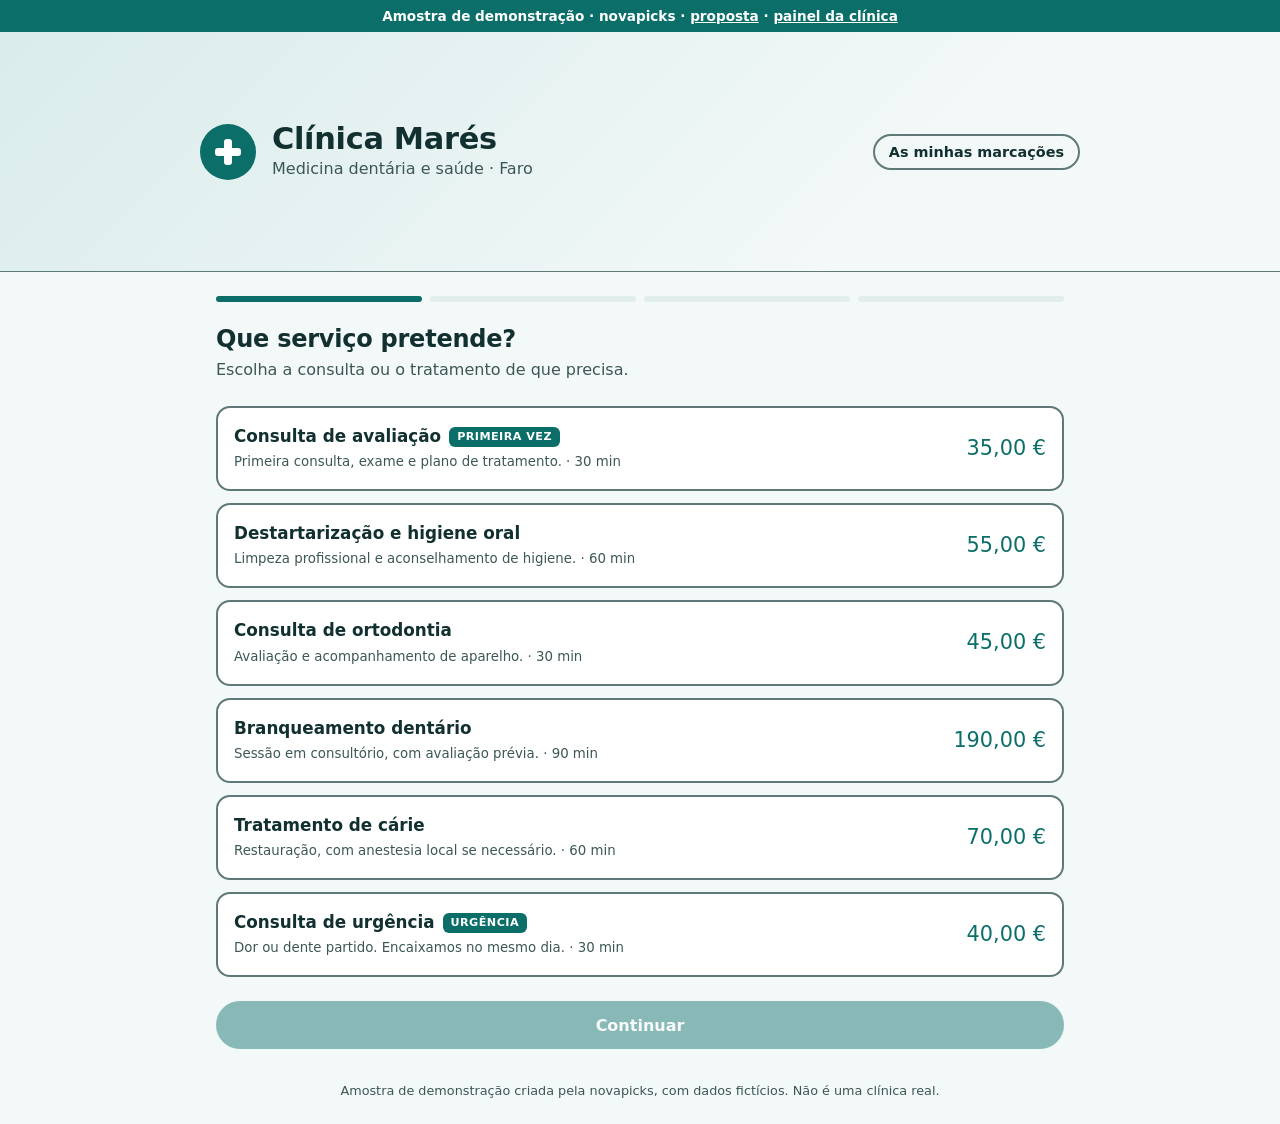
<file: index.html>
<!doctype html>
<html lang="pt-PT">
<head>
<meta charset="utf-8">
<meta name="viewport" content="width=device-width, initial-scale=1">
<meta name="description" content="Marque a sua consulta online na Clínica Marés.">
<meta name="theme-color" content="#0b6e69">
<title>Clínica Marés · Marque a sua consulta</title>
<link rel="stylesheet" href="css/estilo.css">
</head>
<body>
<a class="pular" href="#passo">Saltar para a marcação</a>
<div class="selo-demo">Amostra de demonstração · novapicks · <a href="apresentacao.html">proposta</a> · <a href="painel.html" target="_blank" rel="noopener">painel da clínica</a></div>
<header class="topo"><div class="topo-int">
  <div class="cruz" aria-hidden="true"></div>
  <div><h1 id="nome-casa"></h1><p id="slogan"></p></div>
  <a class="btn btn-contorno btn-pequeno fim" href="minha-reserva.html">As minhas marcações</a>
</div></header>
<main>
  <ol class="passos" id="passos" aria-label="Etapas da marcação"></ol>
  <section id="passo" tabindex="-1" aria-live="polite"></section>
</main>
<p class="nota-ia">Amostra de demonstração criada pela novapicks, com dados fictícios. Não é uma clínica real.</p>
<script src="js/dados.js"></script>
<script src="js/agenda.js"></script>
<script src="js/app.js"></script>
</body>
</html>
</file>
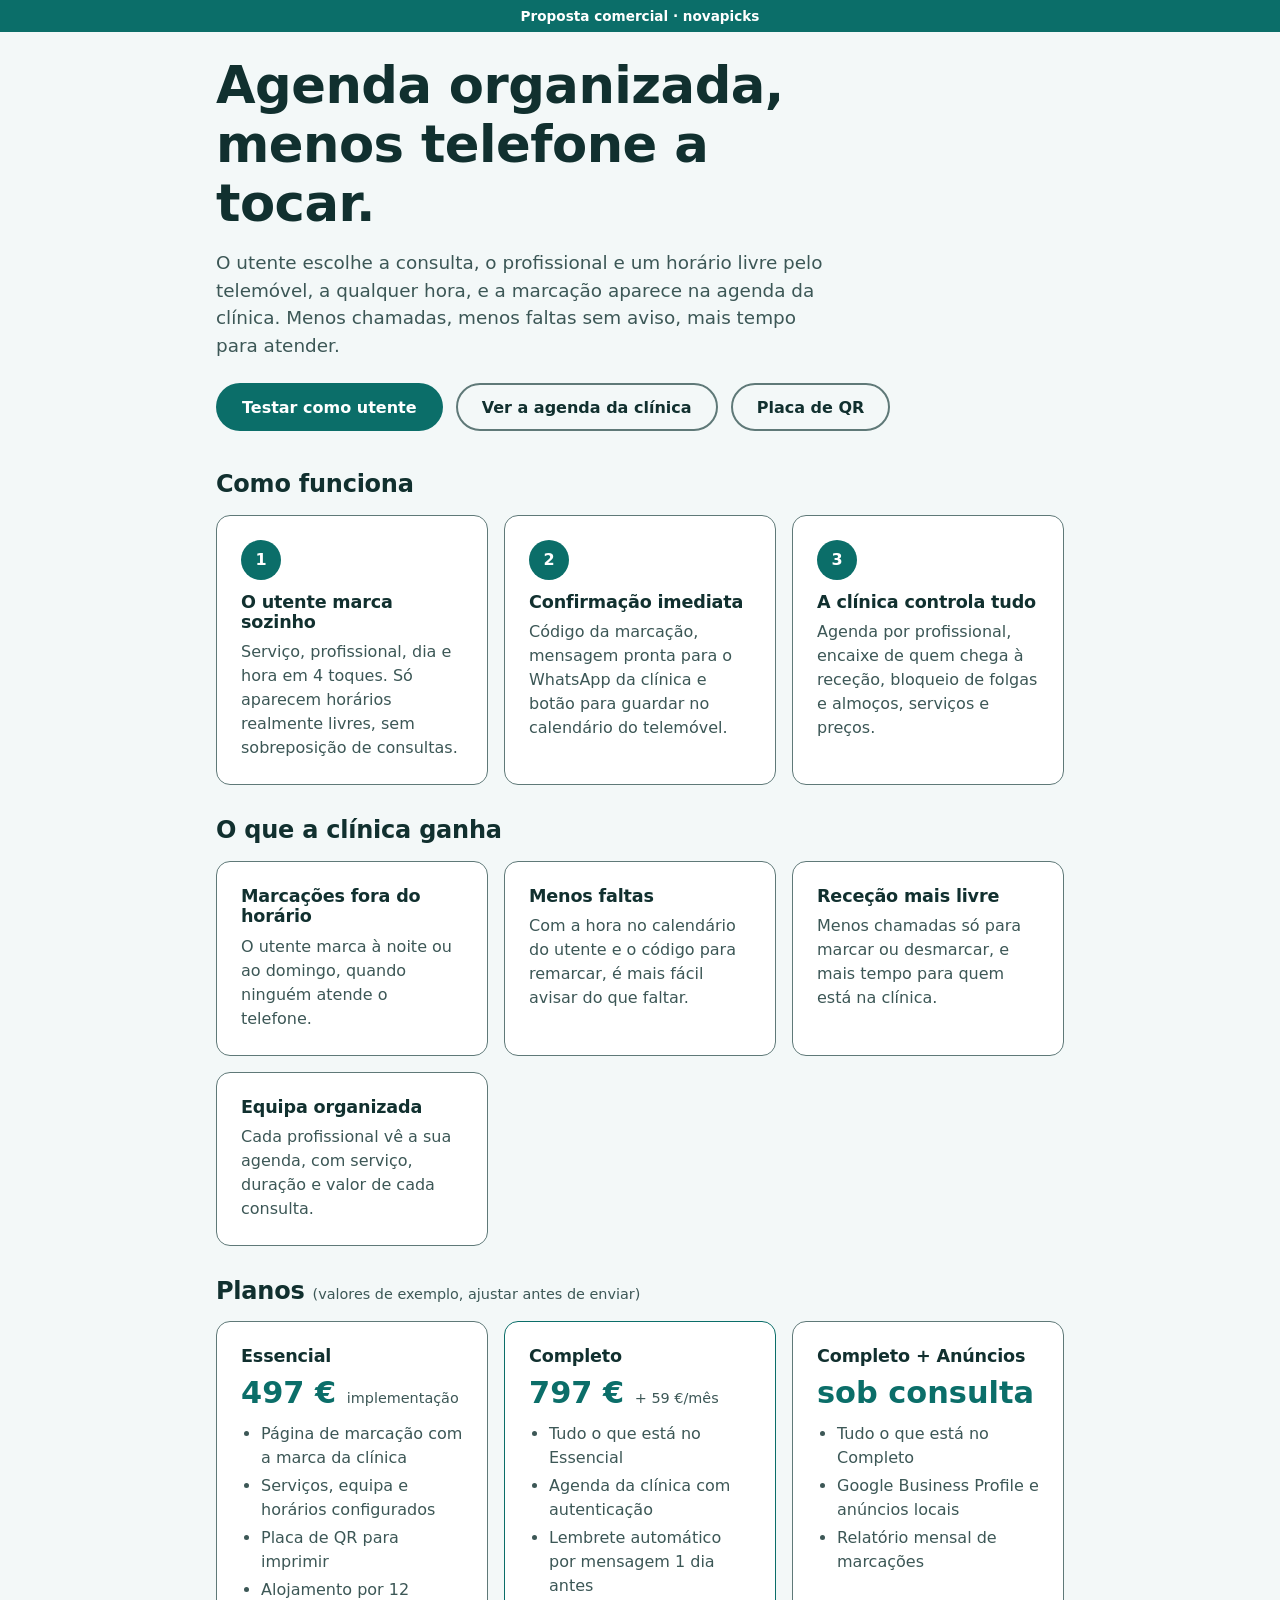
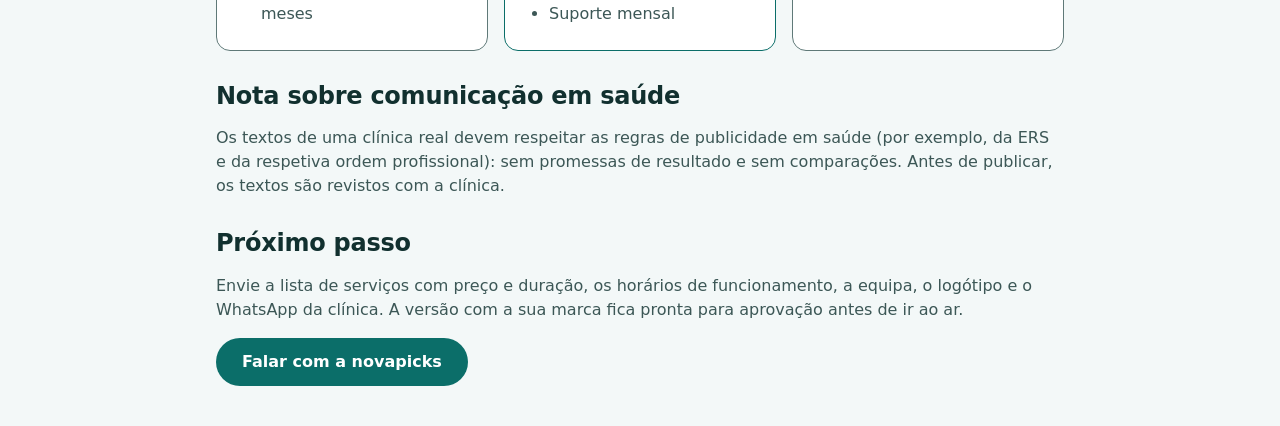
<file: apresentacao.html>
<!doctype html>
<html lang="pt-PT">
<head>
<meta charset="utf-8">
<meta name="viewport" content="width=device-width, initial-scale=1">
<meta name="description" content="Proposta: marcação de consultas online para clínicas.">
<title>Marcação de consultas online para clínicas · Proposta novapicks</title>
<link rel="stylesheet" href="css/estilo.css">
</head>
<body>
<div class="selo-demo">Proposta comercial · novapicks</div>
<main class="proposta">
  <header class="hero">
    <h1>Agenda organizada, menos telefone a tocar.</h1>
    <p>O utente escolhe a consulta, o profissional e um horário livre pelo telemóvel, a qualquer hora, e a marcação aparece na agenda da clínica. Menos chamadas, menos faltas sem aviso, mais tempo para atender.</p>
    <a class="btn btn-primario" href="index.html">Testar como utente</a>
    <a class="btn btn-contorno" href="painel.html" target="_blank" rel="noopener">Ver a agenda da clínica</a>
    <a class="btn btn-contorno" href="qr.html">Placa de QR</a>
  </header>

  <section aria-labelledby="como">
    <h2 id="como">Como funciona</h2>
    <div class="cartoes">
      <div class="cartao"><span class="num">1</span><h3>O utente marca sozinho</h3><p>Serviço, profissional, dia e hora em 4 toques. Só aparecem horários realmente livres, sem sobreposição de consultas.</p></div>
      <div class="cartao"><span class="num">2</span><h3>Confirmação imediata</h3><p>Código da marcação, mensagem pronta para o WhatsApp da clínica e botão para guardar no calendário do telemóvel.</p></div>
      <div class="cartao"><span class="num">3</span><h3>A clínica controla tudo</h3><p>Agenda por profissional, encaixe de quem chega à receção, bloqueio de folgas e almoços, serviços e preços.</p></div>
    </div>
  </section>

  <section aria-labelledby="ganhos">
    <h2 id="ganhos">O que a clínica ganha</h2>
    <div class="cartoes">
      <div class="cartao"><h3>Marcações fora do horário</h3><p>O utente marca à noite ou ao domingo, quando ninguém atende o telefone.</p></div>
      <div class="cartao"><h3>Menos faltas</h3><p>Com a hora no calendário do utente e o código para remarcar, é mais fácil avisar do que faltar.</p></div>
      <div class="cartao"><h3>Receção mais livre</h3><p>Menos chamadas só para marcar ou desmarcar, e mais tempo para quem está na clínica.</p></div>
      <div class="cartao"><h3>Equipa organizada</h3><p>Cada profissional vê a sua agenda, com serviço, duração e valor de cada consulta.</p></div>
    </div>
  </section>

  <section aria-labelledby="planos">
    <h2 id="planos">Planos <small style="font:400 .9rem var(--fonte);color:var(--texto-suave);text-transform:none;letter-spacing:0">(valores de exemplo, ajustar antes de enviar)</small></h2>
    <div class="cartoes">
      <div class="cartao"><h3>Essencial</h3><div class="valor">497 € <small>implementação</small></div><ul><li>Página de marcação com a marca da clínica</li><li>Serviços, equipa e horários configurados</li><li>Placa de QR para imprimir</li><li>Alojamento por 12 meses</li></ul></div>
      <div class="cartao destaque"><h3>Completo</h3><div class="valor">797 € <small>+ 59 €/mês</small></div><ul><li>Tudo o que está no Essencial</li><li>Agenda da clínica com autenticação</li><li>Lembrete automático por mensagem 1 dia antes</li><li>Suporte mensal</li></ul></div>
      <div class="cartao"><h3>Completo + Anúncios</h3><div class="valor">sob consulta</div><ul><li>Tudo o que está no Completo</li><li>Google Business Profile e anúncios locais</li><li>Relatório mensal de marcações</li></ul></div>
    </div>
  </section>

  <section aria-labelledby="aviso">
    <h2 id="aviso">Nota sobre comunicação em saúde</h2>
    <p style="color:var(--texto-suave)">Os textos de uma clínica real devem respeitar as regras de publicidade em saúde (por exemplo, da ERS e da respetiva ordem profissional): sem promessas de resultado e sem comparações. Antes de publicar, os textos são revistos com a clínica.</p>
  </section>

  <section aria-labelledby="proximo">
    <h2 id="proximo">Próximo passo</h2>
    <p style="color:var(--texto-suave)">Envie a lista de serviços com preço e duração, os horários de funcionamento, a equipa, o logótipo e o WhatsApp da clínica. A versão com a sua marca fica pronta para aprovação antes de ir ao ar.</p>
    <a class="btn btn-primario" href="https://novapicks.website">Falar com a novapicks</a>
  </section>
</main>
</body>
</html>
</file>
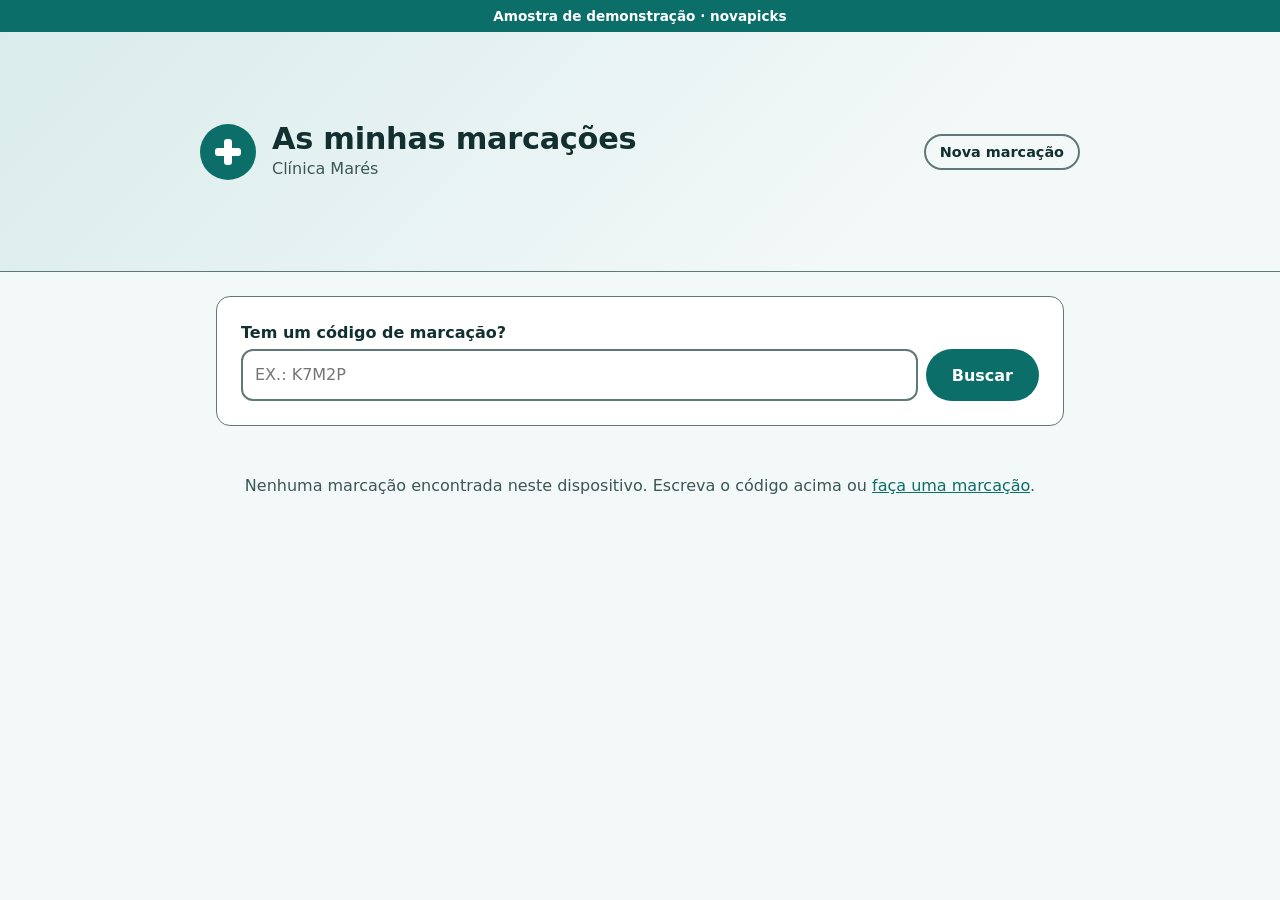
<file: minha-reserva.html>
<!doctype html>
<html lang="pt-PT">
<head>
<meta charset="utf-8">
<meta name="viewport" content="width=device-width, initial-scale=1">
<title>As minhas marcações · Clínica Marés</title>
<link rel="stylesheet" href="css/estilo.css">
</head>
<body>
<div class="selo-demo">Amostra de demonstração · novapicks</div>
<header class="topo"><div class="topo-int"><div class="cruz" aria-hidden="true"></div><div><h1>As minhas marcações</h1><p id="slogan"></p></div><a class="btn btn-contorno btn-pequeno fim" href="index.html">Nova marcação</a></div></header>
<main>
  <form id="busca" class="caixa" novalidate>
    <label for="cod" style="margin-top:0">Tem um código de marcação?</label>
    <div style="display:flex;gap:8px"><input type="text" id="cod" maxlength="5" autocapitalize="characters" autocomplete="off" placeholder="Ex.: K7M2P" style="text-transform:uppercase"><button class="btn btn-primario" type="submit" style="flex:none">Buscar</button></div>
    <p class="erro" id="erro" role="alert" hidden></p>
  </form>
  <div id="lista" aria-live="polite"></div>
</main>
<script src="js/dados.js"></script>
<script src="js/agenda.js"></script>
<script>
(function () {
  "use strict";
  var A = Agenda, C = A.C, $ = function (s) { return document.querySelector(s); };
  function esc(t) { return String(t).replace(/[&<>"']/g, function (c) { return { "&": "&amp;", "<": "&lt;", ">": "&gt;", '"': "&quot;", "'": "&#39;" }[c]; }); }
  $("#slogan").textContent = C.nome;
  var ROT = { agendado: "Marcada", concluido: "Concluída", cancelado: "Cancelada", faltou: "Não compareceu" };
  var mostrar = [], codBuscado = new URLSearchParams(location.search).get("c");

  function carregar() {
    var l = A.meus();
    if (codBuscado) { var a = A.porCodigo(codBuscado); if (a && !l.some(function (x) { return x.id === a.id; })) l.push(a); }
    mostrar = l.sort(function (x, y) { return (y.data + y.hora).localeCompare(x.data + x.hora); });
    desenhar();
  }
  function desenhar() {
    $("#lista").innerHTML = mostrar.length ? mostrar.map(function (a) {
      var ativo = a.status === "agendado", futuro = (a.data + " " + a.hora) >= (A.dstr(new Date()) + " " + A.hm(new Date().getHours() * 60 + new Date().getMinutes()));
      return '<article class="caixa"><div class="resumo" style="margin:0 0 var(--e2)"><div><span>Código</span><b>' + a.cod + '</b></div><div><span>Serviço</span><b>' + esc(a.servNome) + "</b></div><div><span>Profissional</span><b>" + esc(A.prof(a.profId).nome) +
        "</b></div><div><span>Quando</span><b>" + A.dataLonga(a.data) + " às " + a.hora + "</b></div><div><span>Situação</span><b>" + ROT[a.status] + (a.motivo === "remarcado" ? " (remarcado)" : "") + "</b></div></div>" +
        (ativo && futuro ? '<div class="acoes" style="margin:0"><a class="btn btn-contorno" href="index.html?remarcar=' + a.cod + '">Remarcar</a><button class="btn btn-contorno" data-cancelar="' + a.id + '">Cancelar marcação</button></div>' : "") + "</article>";
    }).join("") : '<p class="vazio">Nenhuma marcação encontrada neste dispositivo. Escreva o código acima ou <a href="index.html" style="color:var(--cobre)">faça uma marcação</a>.</p>';
  }
  $("#busca").addEventListener("submit", function (e) {
    e.preventDefault();
    var a = A.porCodigo($("#cod").value.trim()), er = $("#erro");
    if (!a) { er.textContent = "Código não encontrado."; er.hidden = false; return; }
    er.hidden = true; codBuscado = a.cod; A.lembrar(a.cod); carregar();
  });
  document.addEventListener("click", function (e) {
    var b = e.target.closest("[data-cancelar]"); if (!b) return;
    if (confirm("Cancelar esta marcação?")) { A.mudar(Number(b.dataset.cancelar), { status: "cancelado" }); carregar(); }
  });
  carregar();
})();
</script>
</body>
</html>
</file>
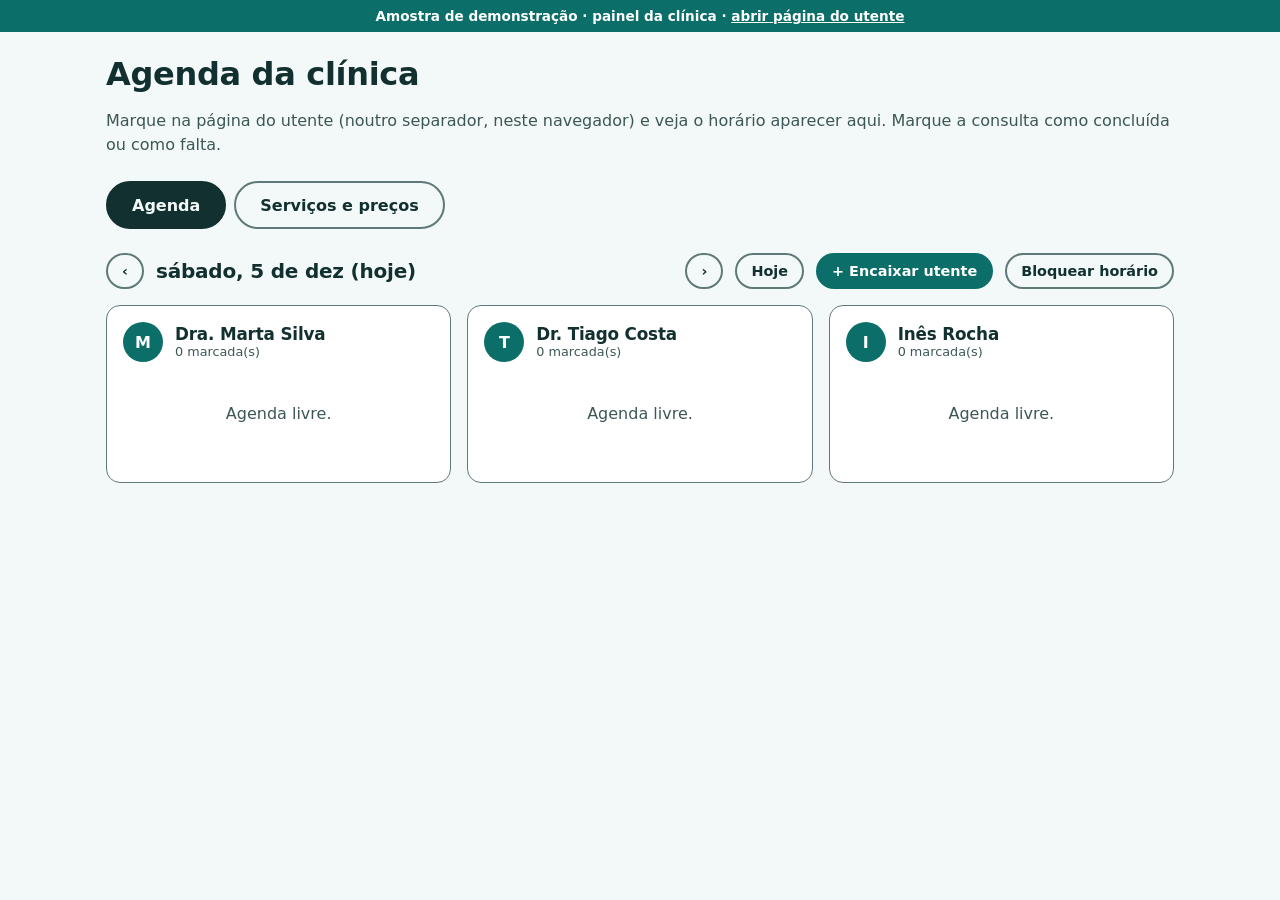
<file: painel.html>
<!doctype html>
<html lang="pt-PT">
<head>
<meta charset="utf-8">
<meta name="viewport" content="width=device-width, initial-scale=1">
<title>Painel da clínica · Clínica Marés</title>
<link rel="stylesheet" href="css/estilo.css">
</head>
<body>
<div class="selo-demo">Amostra de demonstração · painel da clínica · <a href="index.html" target="_blank" rel="noopener">abrir página do utente</a></div>
<main style="max-width:1100px">
  <h1>Agenda da clínica</h1>
  <p style="color:var(--texto-suave)">Marque na página do utente (noutro separador, neste navegador) e veja o horário aparecer aqui. Marque a consulta como concluída ou como falta.</p>
  <div class="abas" role="tablist">
    <button class="btn btn-contorno" role="tab" id="aba-ag" aria-selected="true" aria-controls="v-ag">Agenda</button>
    <button class="btn btn-contorno" role="tab" id="aba-sv" aria-selected="false" aria-controls="v-sv">Serviços e preços</button>
  </div>

  <section id="v-ag" role="tabpanel" aria-labelledby="aba-ag">
    <div class="barra-dia">
      <button class="btn btn-contorno btn-pequeno" id="ant" type="button" aria-label="Dia anterior">‹</button>
      <h2 id="titulo-dia" aria-live="polite"></h2>
      <button class="btn btn-contorno btn-pequeno" id="prox" type="button" aria-label="Próximo dia">›</button>
      <button class="btn btn-contorno btn-pequeno" id="hoje" type="button">Hoje</button>
      <button class="btn btn-primario btn-pequeno" id="encaixe" type="button">+ Encaixar utente</button>
      <button class="btn btn-contorno btn-pequeno" id="bloquear" type="button">Bloquear horário</button>
    </div>
    <div class="colunas" id="colunas"></div>
  </section>

  <section id="v-sv" role="tabpanel" aria-labelledby="aba-sv" hidden>
    <form id="novo-sv" class="caixa" novalidate>
      <h3>Adicionar novo serviço</h3>
      <label for="ns-nome">Nome do serviço</label><input type="text" id="ns-nome" maxlength="40">
      <label for="ns-desc">Descrição</label><input type="text" id="ns-desc" maxlength="100">
      <label for="ns-dur">Duração</label><select id="ns-dur"><option value="30">30 min</option><option value="60">1 hora</option><option value="90">1 h 30</option><option value="120">2 horas</option></select>
      <label for="ns-preco">Preço (€)</label><input type="number" id="ns-preco" min="1" step="0.5" inputmode="decimal">
      <p class="erro" id="ns-erro" role="alert" hidden></p>
      <button class="btn btn-primario" type="submit" style="margin-top:var(--e2)">Adicionar serviço</button>
    </form>
    <table class="tabela"><thead><tr><th>Serviço</th><th>Duração</th><th>Preço (€)</th><th>Disponível</th></tr></thead><tbody id="tab"></tbody></table>
    <div class="acoes"><button class="btn btn-contorno" id="exemplo" type="button">Carregar agenda de exemplo</button><button class="btn btn-contorno" id="zerar" type="button">Apagar todos os dados da amostra</button></div>
    <p class="aviso">Na versão final este painel tem autenticação e grava numa base de dados online, valendo para todos os dispositivos. Nesta amostra os dados ficam neste navegador.</p>
  </section>
</main>

<dialog id="d-encaixe" aria-labelledby="enc-t">
  <button class="x" data-fechar type="button" aria-label="Fechar">×</button>
  <h2 id="enc-t">Encaixar utente</h2>
  <label for="e-nome">Nome do utente</label><input type="text" id="e-nome" maxlength="50">
  <label for="e-tel">Telemóvel (opcional)</label><input type="tel" id="e-tel" inputmode="tel" maxlength="11">
  <label for="e-serv">Serviço</label><select id="e-serv"></select>
  <label for="e-prof">Profissional</label><select id="e-prof"></select>
  <label for="e-data">Data</label><input type="date" id="e-data">
  <label for="e-hora">Horário livre</label><select id="e-hora"></select>
  <p class="erro" id="e-erro" role="alert" hidden></p>
  <div class="acoes"><button class="btn btn-contorno" data-fechar type="button">Cancelar</button><button class="btn btn-primario" id="e-salvar" type="button">Registrar</button></div>
</dialog>

<dialog id="d-bloq" aria-labelledby="blo-t">
  <button class="x" data-fechar type="button" aria-label="Fechar">×</button>
  <h2 id="blo-t">Bloquear horário</h2>
  <label for="b-prof">Quem</label><select id="b-prof"></select>
  <label for="b-data">Data</label><input type="date" id="b-data">
  <label for="b-ini">Das</label><select id="b-ini"></select>
  <label for="b-fim">Até</label><select id="b-fim"></select>
  <label for="b-motivo">Motivo (opcional)</label><input type="text" id="b-motivo" maxlength="40" placeholder="Folga, formação, congresso...">
  <p class="erro" id="b-erro" role="alert" hidden></p>
  <div class="acoes"><button class="btn btn-contorno" data-fechar type="button">Cancelar</button><button class="btn btn-primario" id="b-salvar" type="button">Bloquear</button></div>
</dialog>

<script src="js/dados.js"></script>
<script src="js/agenda.js"></script>
<script>
(function () {
  "use strict";
  var A = Agenda, C = A.C, $ = function (s) { return document.querySelector(s); };
  function esc(t) { return String(t).replace(/[&<>"']/g, function (c) { return { "&": "&amp;", "<": "&lt;", ">": "&gt;", '"': "&quot;", "'": "&#39;" }[c]; }); }
  var dia = A.dstr(new Date());
  var ROT = { agendado: "", concluido: "concluída", faltou: "faltou", cancelado: "cancelada" };
  function opt(v, t) { return '<option value="' + v + '">' + esc(t) + "</option>"; }
  function mudaDia(n) { var d = A.parse(dia); d.setDate(d.getDate() + n); dia = A.dstr(d); agenda(); }

  /* ---------- agenda do dia ---------- */
  function agenda() {
    $("#titulo-dia").textContent = A.dataLonga(dia) + (dia === A.dstr(new Date()) ? " (hoje)" : "") + (C.horarios[A.parse(dia).getDay()] ? "" : " · fechado");
    var ags = A.agendamentos().filter(function (a) { return a.data === dia; }).sort(function (x, y) { return x.hora.localeCompare(y.hora); });
    var bl = A.bloqueios().filter(function (b) { return b.data === dia; });
    $("#colunas").innerHTML = C.profissionais.map(function (p) {
      var itens = [];
      ags.filter(function (a) { return a.profId === p.id; }).forEach(function (a) { itens.push({ h: a.hora, html: card(a) }); });
      bl.filter(function (b) { return b.profId === 0 || b.profId === p.id; }).forEach(function (b) {
        itens.push({ h: b.ini, html: '<div class="marca bloqueio"><div class="h">' + b.ini + "–" + b.fim + "<small>bloqueado</small></div><p>" + esc(b.motivo || "Indisponível") + '</p><div class="botoes"><button class="btn btn-contorno btn-pequeno" data-remb="' + b.id + '">Liberar</button></div></div>' });
      });
      itens.sort(function (x, y) { return x.h.localeCompare(y.h); });
      var ativos = ags.filter(function (a) { return a.profId === p.id && a.status === "agendado"; }).length;
      return '<section class="coluna" aria-label="' + esc(p.nome) + '"><h3><span class="avatar" style="width:40px;height:40px;font-size:1rem" aria-hidden="true">' + esc(p.ini || p.nome.charAt(0)) + "</span><span>" + esc(p.nome) + "<small>" + ativos + " marcada(s)</small></span></h3>" +
        (itens.length ? itens.map(function (i) { return i.html; }).join("") : '<p class="vazio">Agenda livre.</p>') + "</section>";
    }).join("");
  }
  function card(a) {
    var bt = a.status === "agendado" ? '<div class="botoes"><button class="btn btn-primario btn-pequeno" data-st="concluido" data-id="' + a.id + '">Concluir</button><button class="btn btn-contorno btn-pequeno" data-st="faltou" data-id="' + a.id + '">Faltou</button><button class="btn btn-contorno btn-pequeno" data-st="cancelado" data-id="' + a.id + '">Cancelar</button></div>' : "";
    return '<div class="marca ' + a.status + '"><div class="h">' + a.hora + "<small>" + a.dur + " min</small><span class=\"estado\">" + ROT[a.status] + "</span></div><p><b>" + esc(a.nome) + "</b> · " + esc(a.servNome) + " · " + A.brl(a.preco) +
      (a.origem && a.origem !== "site" ? " · " + esc(a.origem) : "") + '</p><p style="margin:0 0 8px"><small style="color:var(--texto-suave)">' + esc(a.tel || "sem telemóvel") + " · " + a.cod + "</small></p>" + bt + "</div>";
  }

  /* ---------- encaixe ---------- */
  function horasEnc() {
    var sv = A.servico($("#e-serv").value), dt = $("#e-data").value;
    var sl = dt && sv ? A.slots(dt, $("#e-prof").value, sv.dur, { semLimite: true }) : [];
    $("#e-hora").innerHTML = sl.length ? sl.map(function (x) { return opt(x.hora, x.hora); }).join("") : opt("", "Sem horário livre");
  }
  function abrirEnc() {
    $("#e-serv").innerHTML = A.servicos().filter(function (s) { return s.ativo; }).map(function (s) { return opt(s.id, s.nome + " · " + s.dur + " min · " + A.brl(s.preco)); }).join("");
    $("#e-prof").innerHTML = C.profissionais.map(function (p) { return opt(p.id, p.nome); }).join("");
    $("#e-nome").value = ""; $("#e-tel").value = ""; $("#e-data").value = dia; $("#e-erro").hidden = true; horasEnc(); $("#d-encaixe").showModal();
  }
  function salvarEnc() {
    var er = $("#e-erro"), nome = $("#e-nome").value.trim(), hora = $("#e-hora").value;
    if (!nome) { er.textContent = "Indique o nome do utente."; er.hidden = false; return; }
    if (!hora) { er.textContent = "Escolha um horário livre."; er.hidden = false; return; }
    var a = A.criar({ servId: Number($("#e-serv").value), profId: Number($("#e-prof").value), data: $("#e-data").value, hora: hora, nome: nome, tel: A.soDigitos($("#e-tel").value), origem: "balcão" }, { semLimite: true });
    if (!a) { er.textContent = "Esse horário acabou de ser ocupado."; er.hidden = false; horasEnc(); return; }
    $("#d-encaixe").close(); dia = a.data; agenda();
  }

  /* ---------- bloqueio ---------- */
  function abrirBloq() {
    var h = ""; for (var m = 8 * 60; m <= 21 * 60; m += 30) h += opt(A.hm(m), A.hm(m));
    $("#b-prof").innerHTML = opt(0, "Toda a equipa") + C.profissionais.map(function (p) { return opt(p.id, p.nome); }).join("");
    $("#b-ini").innerHTML = h; $("#b-fim").innerHTML = h; $("#b-ini").value = "12:00"; $("#b-fim").value = "13:00";
    $("#b-data").value = dia; $("#b-motivo").value = ""; $("#b-erro").hidden = true; $("#d-bloq").showModal();
  }
  function salvarBloq() {
    var er = $("#b-erro"), ini = $("#b-ini").value, fim = $("#b-fim").value;
    if (!$("#b-data").value) { er.textContent = "Escolha a data."; er.hidden = false; return; }
    if (A.min(fim) <= A.min(ini)) { er.textContent = "O horário final precisa ser depois do inicial."; er.hidden = false; return; }
    A.addBloqueio({ profId: Number($("#b-prof").value), data: $("#b-data").value, ini: ini, fim: fim, motivo: $("#b-motivo").value.trim() });
    dia = $("#b-data").value; $("#d-bloq").close(); agenda();
  }

  /* ---------- serviços ---------- */
  function servicos() {
    $("#tab").innerHTML = A.servicos().map(function (s) {
      return "<tr><td>" + esc(s.nome) + '</td><td>' + s.dur + ' min</td><td><label class="so-leitor" for="p' + s.id + '">Preço de ' + esc(s.nome) + '</label><input type="number" id="p' + s.id + '" min="1" step="0.5" value="' + s.preco + '" data-preco="' + s.id + '"></td>' +
        '<td><label class="opc" style="border:0;padding:0;min-height:0"><input type="checkbox" data-ativo="' + s.id + '"' + (s.ativo ? " checked" : "") + "> " + (s.ativo ? "Disponível" : "Pausado") + "</label>" +
        (s.custom ? ' <button class="btn btn-contorno btn-pequeno" data-del="' + s.id + '" aria-label="Remover ' + esc(s.nome) + '">Remover</button>' : "") + "</td></tr>";
    }).join("");
  }

  document.addEventListener("click", function (e) {
    var b = e.target.closest("button"); if (!b) return; var d = b.dataset;
    if (d.st) { A.mudar(Number(d.id), { status: d.st }); agenda(); }
    else if (d.remb) { A.remBloqueio(Number(d.remb)); agenda(); }
    else if (d.fechar !== undefined) b.closest("dialog").close();
    else if (d.del) { A.removerServico(Number(d.del)); servicos(); }
    else if (b.id === "ant") mudaDia(-1);
    else if (b.id === "prox") mudaDia(1);
    else if (b.id === "hoje") { dia = A.dstr(new Date()); agenda(); }
    else if (b.id === "encaixe") abrirEnc();
    else if (b.id === "bloquear") abrirBloq();
    else if (b.id === "e-salvar") salvarEnc();
    else if (b.id === "b-salvar") salvarBloq();
    else if (b.id === "exemplo") { A.exemplo(); dia = A.dstr(new Date()); agenda(); }
    else if (b.id === "zerar") { if (confirm("Apagar marcações, bloqueios e serviços criados nesta amostra?")) { A.limparTudo(); servicos(); agenda(); } }
    else if (b.id === "aba-ag" || b.id === "aba-sv") {
      var ag = b.id === "aba-ag"; $("#aba-ag").setAttribute("aria-selected", ag); $("#aba-sv").setAttribute("aria-selected", !ag); $("#v-ag").hidden = !ag; $("#v-sv").hidden = ag;
    }
  });
  ["d-encaixe", "d-bloq"].forEach(function (id) {
    $("#" + id).addEventListener("click", function (e) { var r = this.getBoundingClientRect(); if (e.clientX < r.left || e.clientX > r.right || e.clientY < r.top || e.clientY > r.bottom) this.close(); });
  });
  ["e-serv", "e-prof", "e-data"].forEach(function (id) { $("#" + id).addEventListener("change", horasEnc); });
  document.addEventListener("change", function (e) {
    var t = e.target;
    if (t.dataset.preco) { var v = parseFloat(t.value); if (v > 0) A.salvarServico(t.dataset.preco, { preco: v }); }
    if (t.dataset.ativo) { A.salvarServico(t.dataset.ativo, { ativo: t.checked }); servicos(); }
  });
  $("#novo-sv").addEventListener("submit", function (e) {
    e.preventDefault();
    var nome = $("#ns-nome").value.trim(), preco = parseFloat($("#ns-preco").value), er = $("#ns-erro");
    if (!nome) { er.textContent = "Indique o nome do serviço."; er.hidden = false; return; }
    if (!(preco > 0)) { er.textContent = "Indique um preço superior a zero."; er.hidden = false; return; }
    A.novoServico({ nome: nome, desc: $("#ns-desc").value.trim() || "Sem descrição.", dur: Number($("#ns-dur").value), preco: preco });
    this.reset(); er.textContent = "Serviço adicionado. Já aparece para os utentes."; er.hidden = false; servicos();
  });
  A.aoMudar(agenda);
  agenda(); servicos();
})();
</script>
</body>
</html>
</file>
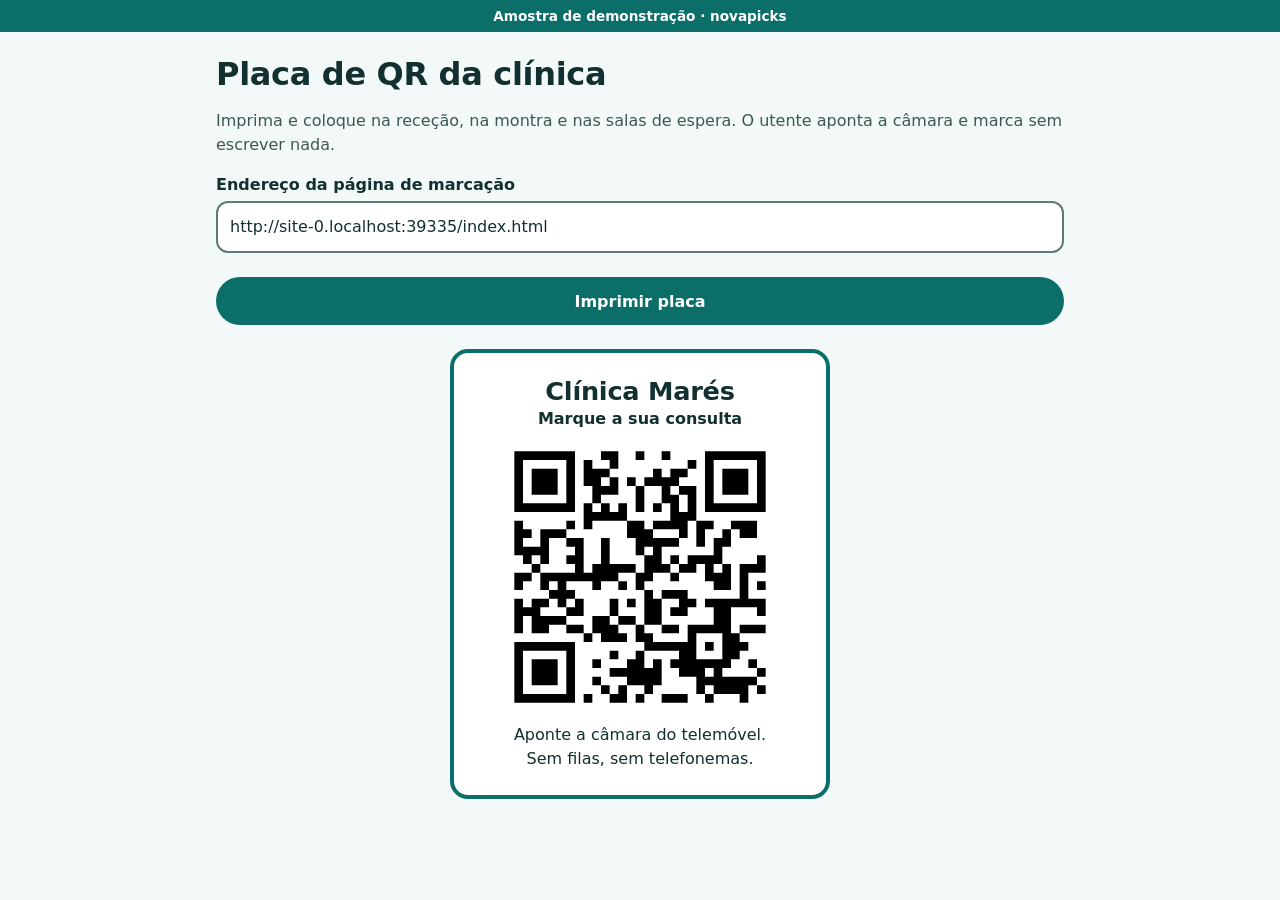
<file: qr.html>
<!doctype html>
<html lang="pt-PT">
<head>
<meta charset="utf-8">
<meta name="viewport" content="width=device-width, initial-scale=1">
<title>Placa de QR · Clínica Marés</title>
<link rel="stylesheet" href="css/estilo.css">
</head>
<body>
<div class="selo-demo">Amostra de demonstração · novapicks</div>
<main>
  <div class="nao-imprimir">
    <h1>Placa de QR da clínica</h1>
    <p style="color:var(--texto-suave)">Imprima e coloque na receção, na montra e nas salas de espera. O utente aponta a câmara e marca sem escrever nada.</p>
    <label for="base">Endereço da página de marcação</label><input type="text" id="base" inputmode="url">
    <div class="acoes"><button class="btn btn-primario" id="imprimir" type="button">Imprimir placa</button></div>
  </div>
  <div class="placa" id="placa" aria-live="polite"></div>
</main>
<script src="vendor/qrcode.js"></script>
<script src="js/dados.js"></script>
<script>
(function () {
  "use strict";
  var base = document.getElementById("base"), box = document.getElementById("placa"), C = window.CLINICA;
  function esc(t) { return String(t).replace(/[&<>"']/g, function (c) { return { "&": "&amp;", "<": "&lt;", ">": "&gt;", '"': "&quot;", "'": "&#39;" }[c]; }); }
  base.value = location.href.replace(/qr\.html.*$/, "index.html");
  function desenhar() {
    var q = qrcode(0, "M"); q.addData(base.value || "https://"); q.make();
    box.innerHTML = "<h2>" + esc(C.nome) + "</h2><p><b>Marque a sua consulta</b></p>" + q.createSvgTag({ cellSize: 4, margin: 2, scalable: true }).replace("<svg", '<svg class="qr" role="img" aria-label="QR code de marcação"') + "<p>Aponte a câmara do telemóvel.<br>Sem filas, sem telefonemas.</p>";
  }
  base.addEventListener("input", desenhar);
  document.getElementById("imprimir").addEventListener("click", function () { window.print(); });
  desenhar();
})();
</script>
</body>
</html>
</file>
<file: css/estilo.css>
/* Design System: tokens no :root, mobile-first, escala de 8px. Tema claro de clínica. */
:root {
  --fundo: #f3f8f8;
  --superficie: #ffffff;
  --superficie-2: #e2eeed;
  --borda: #5f7978;
  --texto: #11302f;
  --texto-suave: #3c5756;
  --cobre: #0b6e69;          /* destaque em texto/ícone (6:1 sobre branco) */
  --botao: #0b6e69;          /* fundo de botão (texto branco = 6:1) */
  --botao-hover: #085753;
  --ok: #1f7a3d;
  --alerta: #8a5a00;
  --erro: #b3261e;
  --foco: #0a3d91;
  --raio: 14px;
  --e1: 8px; --e2: 16px; --e3: 24px; --e4: 32px;
  --fonte-titulo: system-ui, -apple-system, "Segoe UI", Roboto, sans-serif;
  --fonte: system-ui, -apple-system, "Segoe UI", Roboto, sans-serif;
  color-scheme: light;
}
@media (prefers-contrast: more) { :root { --borda: #ffffff; --texto-suave: #ffffff; } }
* { box-sizing: border-box; }
html { scroll-behavior: smooth; }
body { margin: 0; font-family: var(--fonte); background: var(--fundo); color: var(--texto); line-height: 1.5; }
h1, h2, h3 { font-family: var(--fonte-titulo); font-weight: 700; letter-spacing: -.01em; line-height: 1.15; margin: 0; }
[hidden] { display: none !important; }
:focus-visible { outline: 3px solid var(--foco); outline-offset: 2px; }
.so-leitor { position: absolute; width: 1px; height: 1px; overflow: hidden; clip: rect(0 0 0 0); white-space: nowrap; }
.pular { position: absolute; left: 8px; top: -64px; background: var(--foco); color: #fff; padding: 8px 16px; border-radius: 8px; z-index: 50; }
.pular:focus { top: 8px; }
.selo-demo { background: var(--cobre); color: #fff; text-align: center; font-size: .85rem; font-weight: 700; padding: 6px var(--e2); }
.selo-demo a { color: inherit; font-weight: 800; }

/* Cabeçalho com símbolo de saúde */
.topo { padding: var(--e3) var(--e2); border-bottom: 1px solid var(--borda); background:
  linear-gradient(135deg, #d9eceb 0%, #f3f8f8 70%); }
.topo-int { max-width: 880px; margin: 0 auto; display: flex; align-items: center; gap: 16px; flex-wrap: wrap; }
.cruz { position: relative; width: 56px; height: 56px; border-radius: 50%; background: var(--botao); flex: none; }
.cruz::before, .cruz::after { content: ""; position: absolute; background: #fff; border-radius: 3px; left: 50%; top: 50%; transform: translate(-50%, -50%); }
.cruz::before { width: 26px; height: 8px; }
.cruz::after { width: 8px; height: 26px; }
.topo h1 { font-size: 1.9rem; }
.topo p { margin: 0; color: var(--texto-suave); }
.topo .fim { margin-left: auto; }

main { max-width: 880px; margin: 0 auto; padding: var(--e3) var(--e2) var(--e4); }

/* Indicador de passos */
.passos { display: flex; gap: 8px; list-style: none; padding: 0; margin: 0 0 var(--e3); }
.passos li { flex: 1; height: 6px; border-radius: 3px; background: var(--superficie-2); }
.passos li.ok { background: var(--cobre); }
.passo-titulo { font-size: 1.5rem; margin-bottom: 4px; }
.passo-sub { color: var(--texto-suave); margin: 0 0 var(--e3); }

/* Cartões e escolhas */
.lista { display: grid; gap: 12px; }
@media (min-width: 640px) { .lista.duas { grid-template-columns: 1fr 1fr; } }
.escolha { display: flex; align-items: center; gap: 16px; width: 100%; text-align: left; font: inherit; color: var(--texto); background: var(--superficie); border: 2px solid var(--borda); border-radius: var(--raio); padding: 16px; cursor: pointer; min-height: 64px; }
.escolha:hover { border-color: var(--cobre); }
.escolha[aria-pressed="true"] { border-color: var(--cobre); background: var(--superficie-2); }
.escolha .corpo { flex: 1; }
.escolha b { display: block; font-size: 1.05rem; }
.escolha small { color: var(--texto-suave); }
.escolha .preco { font-family: var(--fonte-titulo); font-size: 1.3rem; color: var(--cobre); white-space: nowrap; }
.avatar { width: 48px; height: 48px; border-radius: 50%; background: var(--botao); color: #fff; display: grid; place-items: center; font: 800 1.2rem var(--fonte-titulo); flex: none; }
.tag { display: inline-block; background: var(--cobre); color: #fff; font: 700 .7rem/1 var(--fonte); padding: 4px 8px; border-radius: 6px; text-transform: uppercase; letter-spacing: .04em; margin-left: 8px; vertical-align: middle; }

/* Datas e horários */
.dias { display: flex; gap: 8px; overflow-x: auto; padding-bottom: 8px; margin-bottom: var(--e3); scrollbar-width: thin; }
.dia { flex: none; width: 68px; text-align: center; font: inherit; color: var(--texto); background: var(--superficie); border: 2px solid var(--borda); border-radius: var(--raio); padding: 10px 4px; cursor: pointer; min-height: 76px; }
.dia small { display: block; text-transform: uppercase; color: var(--texto-suave); font-size: .72rem; }
.dia b { display: block; font: 800 1.4rem var(--fonte-titulo); }
.dia[aria-pressed="true"] { border-color: var(--cobre); background: var(--botao); color: #fff; }
.dia[aria-pressed="true"] small { color: #fff; }
.dia:disabled { opacity: .4; cursor: not-allowed; }
.horas { display: grid; gap: 8px; grid-template-columns: repeat(auto-fill, minmax(84px, 1fr)); }
.hora { font: 700 1rem var(--fonte); color: var(--texto); background: var(--superficie); border: 2px solid var(--borda); border-radius: 10px; min-height: 48px; cursor: pointer; }
.hora:hover { border-color: var(--cobre); }
.hora[aria-pressed="true"] { background: var(--botao); border-color: var(--cobre); color: #fff; }

/* Botões e formulário */
.btn { font: 700 1rem var(--fonte); min-height: 48px; padding: 8px 24px; border-radius: 999px; border: 2px solid transparent; cursor: pointer; display: inline-flex; align-items: center; justify-content: center; gap: 8px; text-decoration: none; }
.btn-primario { background: var(--botao); color: #fff; }
.btn-primario:hover { background: var(--botao-hover); }
.btn-primario:disabled { opacity: .45; cursor: not-allowed; }
.btn-contorno { background: transparent; color: var(--texto); border-color: var(--borda); }
.btn-contorno:hover { border-color: var(--texto); }
.btn-pequeno { min-height: 36px; padding: 2px 14px; font-size: .9rem; }
.acoes { display: flex; gap: 12px; flex-wrap: wrap; margin-top: var(--e3); }
.acoes .btn { flex: 1; }
label { display: block; font-weight: 600; margin: var(--e2) 0 4px; }
input[type=text], input[type=tel], input[type=number], input[type=date], input[type=time], select, textarea { width: 100%; font: inherit; color: var(--texto); background: var(--superficie); border: 2px solid var(--borda); border-radius: 12px; padding: 12px; min-height: 48px; }
.erro { color: var(--erro); font-weight: 600; margin: 8px 0 0; }
.aviso { font-size: .85rem; color: var(--texto-suave); margin-top: var(--e2); }
.vazio { color: var(--texto-suave); padding: var(--e3) 0; text-align: center; }

.resumo { background: var(--superficie); border: 1px solid var(--borda); border-radius: var(--raio); padding: var(--e2); margin-bottom: var(--e2); }
.resumo div { display: flex; justify-content: space-between; gap: 16px; padding: 6px 0; }
.resumo div + div { border-top: 1px solid var(--superficie-2); }
.resumo span:first-child { color: var(--texto-suave); }
.confirmado { text-align: center; }
.confirmado .selo { width: 72px; height: 72px; margin: 0 auto var(--e2); border-radius: 50%; background: var(--ok); color: #fff; display: grid; place-items: center; font-size: 2.4rem; font-weight: 900; }
.codigo { font: 800 2rem var(--fonte-titulo); letter-spacing: .2em; color: var(--cobre); }

/* Diálogos */
dialog { position: relative; width: min(560px, 100%); max-height: 92vh; margin: auto auto 0; border: 1px solid var(--borda); border-radius: var(--raio) var(--raio) 0 0; background: var(--superficie); color: var(--texto); padding: var(--e3); }
@media (min-width: 640px) { dialog { margin: auto; border-radius: var(--raio); } }
dialog::backdrop { background: rgba(10,30,30,.55); }
dialog h2 { font-size: 1.4rem; margin: 0 48px var(--e2) 0; }
.x { position: absolute; top: 12px; right: 12px; width: 44px; height: 44px; border-radius: 50%; border: 1px solid var(--borda); background: var(--superficie-2); color: var(--texto); font-size: 1.6rem; line-height: 1; cursor: pointer; }

/* Painel */
.abas { display: flex; gap: 8px; margin: var(--e3) 0; flex-wrap: wrap; }
.abas button[aria-selected="true"] { background: var(--texto); color: var(--fundo); border-color: var(--texto); }
.barra-dia { display: flex; align-items: center; gap: 12px; flex-wrap: wrap; margin-bottom: var(--e2); }
.barra-dia h2 { flex: 1; font-size: 1.25rem; min-width: 160px; }
.colunas { display: grid; gap: var(--e2); grid-template-columns: 1fr; }
@media (min-width: 900px) { .colunas { grid-template-columns: repeat(3, 1fr); } }
.coluna { background: var(--superficie); border: 1px solid var(--borda); border-radius: var(--raio); padding: var(--e2); }
.coluna h3 { font-size: 1.05rem; display: flex; gap: 12px; align-items: center; margin-bottom: var(--e2); }
.coluna h3 small { display: block; text-transform: none; letter-spacing: 0; font: 400 .8rem var(--fonte); color: var(--texto-suave); }
.marca { border-left: 4px solid var(--cobre); background: var(--superficie-2); border-radius: 0 10px 10px 0; padding: 10px 12px; margin-bottom: 10px; }
.marca .h { font: 800 1.15rem var(--fonte-titulo); }
.marca .h small { font: 400 .85rem var(--fonte); color: var(--texto-suave); margin-left: 6px; }
.marca p { margin: 2px 0 8px; font-size: .92rem; }
.marca .botoes { display: flex; gap: 6px; flex-wrap: wrap; }
.marca.concluido { border-color: var(--ok); opacity: .7; }
.marca.faltou { border-color: var(--erro); opacity: .7; }
.marca.cancelado { border-color: var(--borda); opacity: .5; text-decoration: line-through; }
.marca.bloqueio { border-color: var(--alerta); }
.estado { font: 700 .72rem var(--fonte); text-transform: uppercase; letter-spacing: .05em; margin-left: 8px; }
.tabela { width: 100%; border-collapse: collapse; }
.tabela th, .tabela td { text-align: left; padding: 12px 8px; border-bottom: 1px solid var(--superficie-2); vertical-align: middle; }
.tabela input[type=number] { max-width: 110px; }
.opc { display: flex; align-items: center; gap: 12px; margin: 0; padding: 12px 16px; border: 2px solid var(--borda); border-radius: 12px; cursor: pointer; font-weight: 600; min-height: 48px; }
.opc input { width: 20px; height: 20px; accent-color: var(--botao); }
.caixa { background: var(--superficie); border: 1px solid var(--borda); border-radius: var(--raio); padding: var(--e3); margin-bottom: var(--e3); }

/* Fidelidade */
.cartao-fid { background: linear-gradient(135deg, #e2eeed, #ffffff); border: 2px solid var(--cobre); border-radius: 18px; padding: var(--e3); max-width: 440px; margin: var(--e3) auto; }
.selos { display: grid; grid-template-columns: repeat(5, 1fr); gap: 10px; margin: var(--e2) 0; }
.selo { aspect-ratio: 1; border-radius: 50%; border: 2px dashed var(--borda); display: grid; place-items: center; font-weight: 800; color: var(--texto-suave); }
.selo.cheio { border: 2px solid var(--cobre); background: var(--cobre); color: #fff; }

/* Proposta */
.proposta h1 { font-size: clamp(2rem, 6vw, 3.2rem); max-width: 18ch; }
.proposta h2 { font-size: 1.5rem; margin: var(--e4) 0 var(--e2); }
.proposta .hero p { font-size: 1.15rem; color: var(--texto-suave); max-width: 52ch; margin: var(--e2) 0 var(--e3); }
.cartoes { display: grid; gap: var(--e2); grid-template-columns: repeat(auto-fit, minmax(240px, 1fr)); }
.cartao { background: var(--superficie); border: 1px solid var(--borda); border-radius: var(--raio); padding: var(--e3); }
.cartao h3 { font-size: 1.1rem; margin-bottom: 8px; }
.cartao p, .cartao li { color: var(--texto-suave); margin: 0; }
.cartao ul { padding-left: 20px; margin: 12px 0 0; display: grid; gap: 4px; }
.cartao.destaque { border-color: var(--cobre); }
.cartao .valor { font: 800 1.9rem var(--fonte-titulo); color: var(--cobre); margin: 8px 0; }
.cartao .valor small { font: 400 .9rem var(--fonte); color: var(--texto-suave); }
.num { display: inline-grid; place-items: center; width: 40px; height: 40px; border-radius: 50%; background: var(--botao); color: #fff; font-weight: 800; margin-bottom: 12px; }
.proposta .btn { margin: 0 8px 8px 0; }

/* Placa de QR */
.placa { max-width: 380px; margin: var(--e3) auto; background: #fff; color: #11302f; border-radius: 18px; padding: var(--e3); text-align: center; border: 4px solid #0b6e69; }
.placa h2 { font-size: 1.6rem; }
.placa svg.qr { width: 100%; max-width: 260px; margin: var(--e2) auto; display: block; }
.placa p { margin: 0; }
@media print { body { background: #fff; } .nao-imprimir, .selo-demo { display: none !important; } .placa { border-color: #000; } }
@media (prefers-reduced-motion: reduce) { html { scroll-behavior: auto; } * { transition: none !important; animation: none !important; } }

/* ===== Fotos ===== */
.topo { position: relative; overflow: hidden; isolation: isolate; min-height: 120px; display: flex; align-items: center; }
.topo-foto { position: absolute; inset: 0; width: 100%; height: 100%; object-fit: cover; object-position: 78% center; z-index: -2; }
@media (min-width: 768px) { .topo { min-height: 240px; } .topo-int { width: 100%; }
.escolha .thumb { width: 56px; height: 56px; border-radius: 50%; object-fit: cover; flex: none; border: 2px solid var(--borda); }
.nota-ia { text-align: center; font-size: .8rem; color: var(--texto-suave); padding: 0 var(--e2) var(--e3); margin: 0; }
.foto-prop { margin: 0 0 var(--e3); }
.foto-prop img { width: 100%; height: auto; border-radius: var(--raio); display: block; }
.foto-prop figcaption { font-size: .8rem; color: var(--texto-suave); margin-top: 6px; }
.galeria { display: grid; gap: 12px; grid-template-columns: repeat(3, 1fr); margin-bottom: var(--e4); }
.galeria img { width: 100%; height: 100%; aspect-ratio: 1; object-fit: cover; border-radius: var(--raio); display: block; }
@media (max-width: 560px) { .galeria { grid-template-columns: 1fr 1fr; } .galeria img:first-child { grid-column: span 2; aspect-ratio: 16 / 9; } }
</file>
